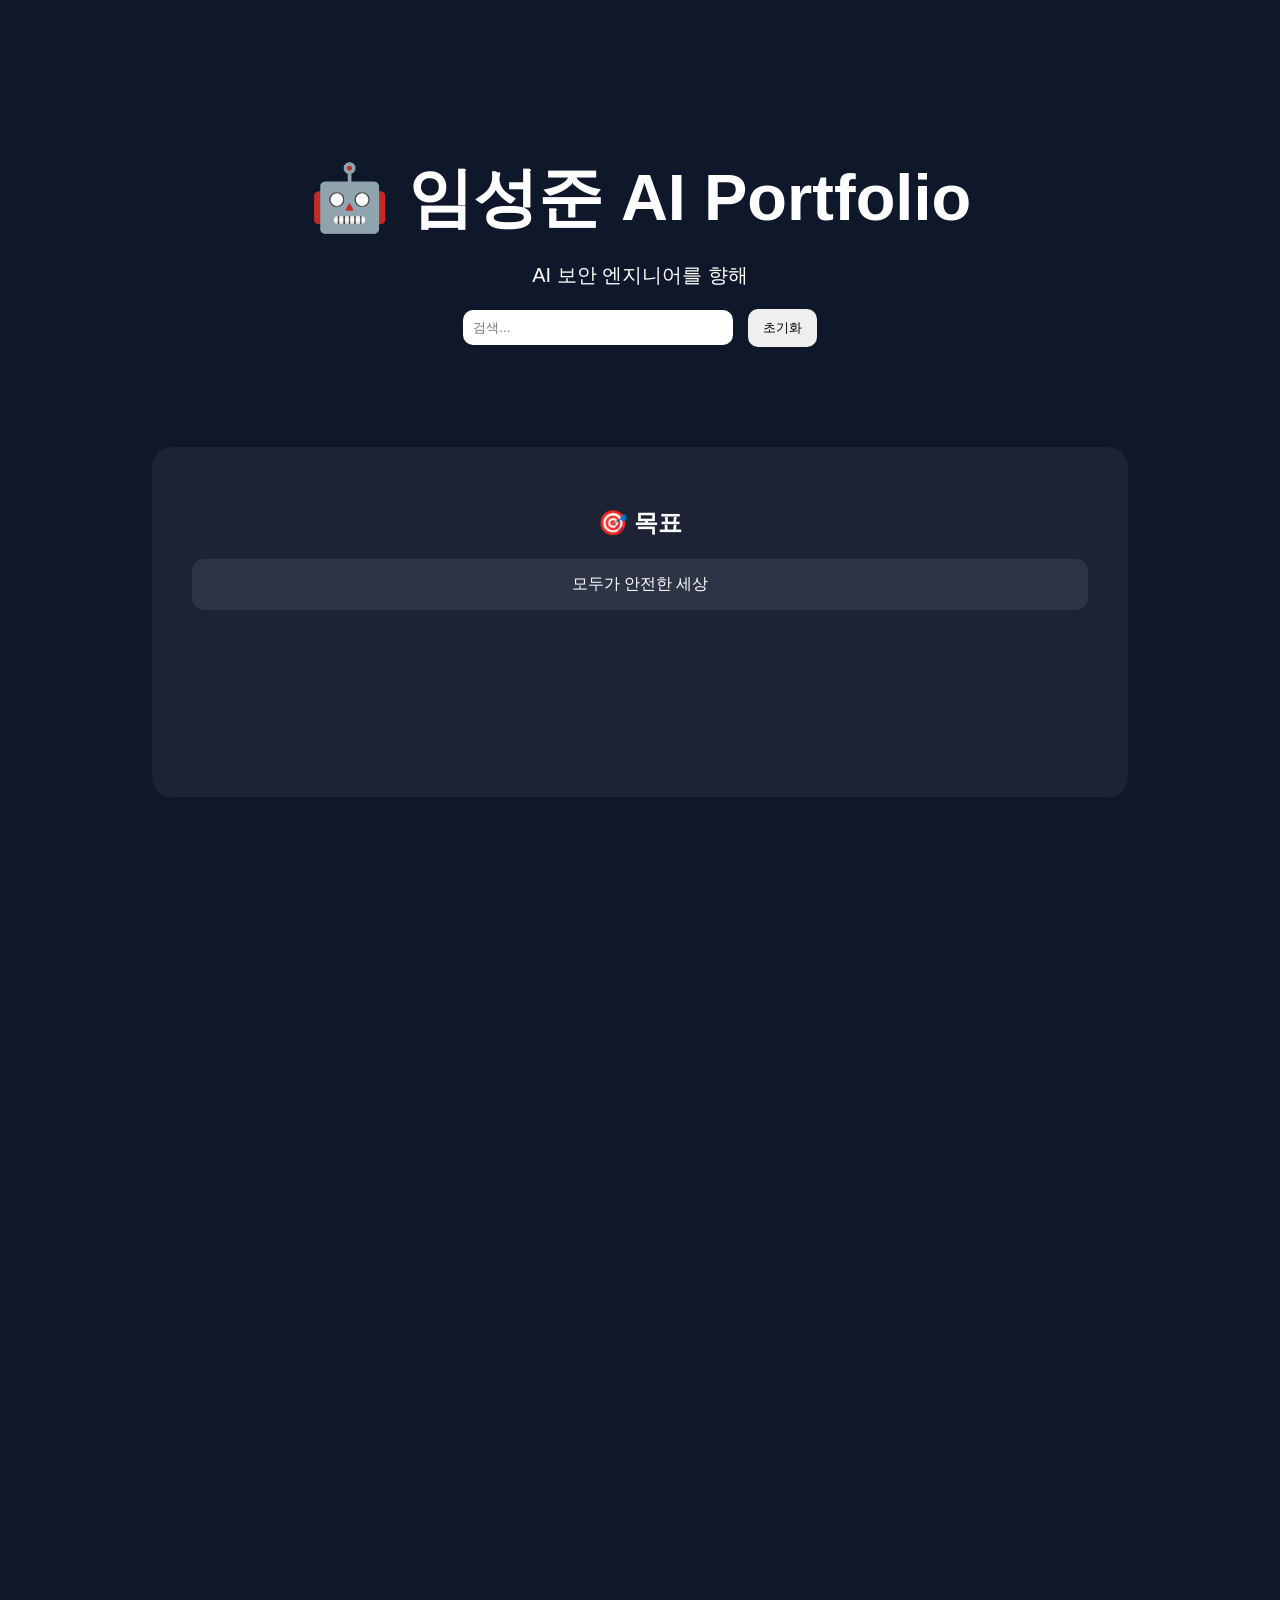
<file: index.html>
<!doctype html>
<html lang="ko">
  <head>
    <meta charset="UTF-8" />
    <meta name="viewport" content="width=device-width, initial-scale=1.0" />
    <title>AI Portfolio Home</title>
    <link rel="stylesheet" href="home.css" />
  </head>

  <body>
    <!-- HERO + 검색 -->
    <section class="hero">
      <h1>🤖 임성준 AI Portfolio</h1>
      <p>AI 보안 엔지니어를 향해</p>

      <div class="search-box">
        <input type="text" id="search" placeholder="검색..." />
        <button id="reset">초기화</button>
      </div>
    </section>

    <!-- ✅ 목표 -->
    <section class="section page">
      <div class="big-card">
        <h2>🎯 목표</h2>
        <div class="small-card">모두가 안전한 세상</div>
        <div class="small-card">AI 보안 엔지니어</div>
        <div class="small-card">JARVIS AI 제작</div>
      </div>
    </section>

    <!-- ✅ 기술 -->
    <section class="section page">
      <div class="big-card">
        <h2>🛠 기술</h2>
        <div class="small-card">Python</div>
        <div class="small-card">AI / 딥러닝</div>
        <div class="small-card">CAN 통신</div>
      </div>
    </section>

    <!-- ✅ 프로젝트 -->
    <section class="section page">
      <div class="big-card">
        <h2>📚 연구 / 프로젝트</h2>
        <a href="/vision.html" class="small-card link-card">👁️ 이미지 인식 </a>
        <a href="/sam.html" class="small-card link-card">📐 삼각함수 </a>

        <a
          href="https://lsjking911.tistory.com/"
          target="_blank"
          class="small-card link-card"
        >
          🔗 블로그 보기
        </a>
        <a
          href="https://github.com/lsjking"
          target="_blank"
          class="small-card link-card"
          >GitHub 주소
        </a>
      </div>
    </section>

    <button id="topBtn">↑</button>
    <script src="home.js"></script>
  </body>
</html>
</file>
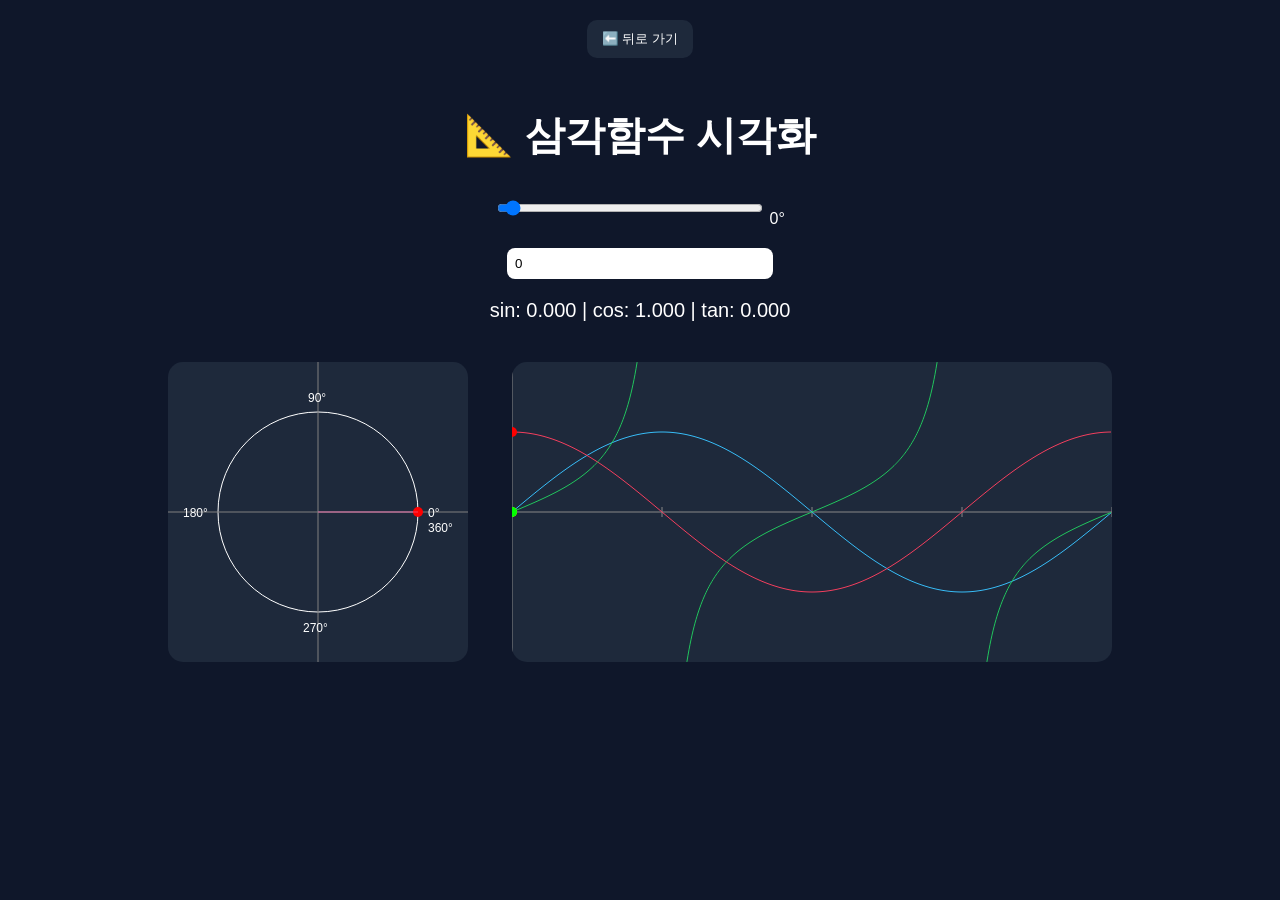
<file: sam.html>
<!doctype html>
<html lang="ko">
  <head>
    <meta charset="UTF-8" />
    <title>수 시각화</title>
    <link rel="stylesheet" href="sam.css" />
  </head>

  <body>
    <button class="back-btn" onclick="history.back()">⬅️ 뒤로 가기</button>
    <h1>📐 삼각함수 시각화</h1>

    <!-- 슬라이더 -->
    <div class="box">
      <input type="range" id="angle" min="0" max="360" value="0" />
      <span id="angleValue">0°</span>
    </div>

    <!-- 숫자 입력 -->
    <div class="box">
      <input
        type="number"
        id="angleInputBox"
        min="0"
        max="360"
        placeholder="각도 입력"
      />
    </div>

    <p id="result"></p>

    <!-- ✅ 단위원 -->
    <canvas id="circle" width="300" height="300"></canvas>

    <!-- ✅ 그래프 -->
    <canvas id="graph" width="600" height="300"></canvas>

    <script src="sam.js"></script>
  </body>
</html>
</file>
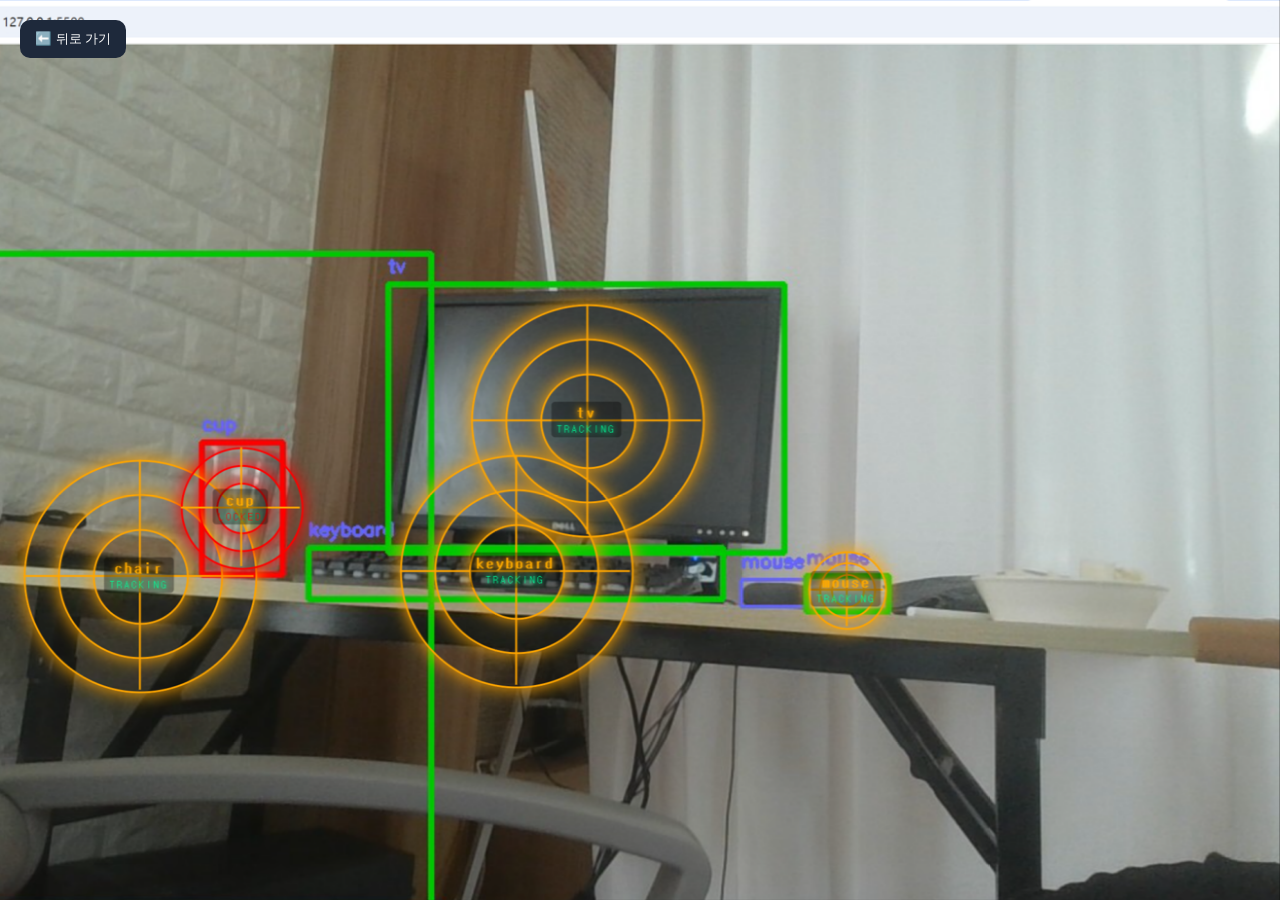
<file: vision.html>
<!doctype html>
<html lang="ko">
  <head>
    <meta charset="UTF-8" />
    <title>JARVIS</title>
    <link rel="stylesheet" href="vision.css" />
  </head>

  <body>
    <button class="back-btn" onclick="history.back()">⬅️ 뒤로 가기</button>
    <!-- ✅ 영상 -->
    <img id="video" />

    <!-- ✅  HUD 컨테이너 (여러 개 들어갈 자리) -->
    <div id="hud-container"></div>

    <script src="vision.js"></script>
  </body>
</html>
</file>
<file: home.css>
body {
  margin: 0;
  background: #0f172a;
  color: white;
  font-family: sans-serif;
  text-align: center;
}

.hero {
  padding-top: 100px; /* 위에서 살짝 내려오기 */
  text-align: center;
}
.hero h1 {
  font-size: 65px;
  margin-bottom: 10px;
}

.hero p {
  font-size: 20px;
}

/* 검색 */
.search-box {
  margin-top: 20px;
}

input {
  padding: 10px;
  width: 250px;
  border-radius: 10px;
  border: none;
}

button {
  padding: 10px 15px;
  margin-left: 10px;
  border-radius: 10px;
  border: none;
  cursor: pointer;
}

/* ✅ 기본 상태 (숨김 + 카드 디자인 포함) */
.big-card {
  width: 70%;
  margin: 100px auto;
  padding: 40px;
  border-radius: 20px;
  background: rgba(255, 255, 255, 0.05);

  opacity: 0;
  transform: translateY(40px);
  transition: all 0.6s ease;
}

.small-card {
  margin: 15px 0;
  padding: 15px;
  border-radius: 12px;
  background: rgba(255, 255, 255, 0.08);

  opacity: 0;
  transform: translateY(30px);
  transition: all 0.5s ease;
}

/* ✅ 스크롤 들어오면 등장 */
.big-card.show {
  opacity: 1;
  transform: translateY(0);
}

.small-card.show {
  opacity: 1;
  transform: translateY(0);
}

/* ✅ 링크 카드 */
.link-card {
  text-decoration: none;
  color: inherit;
  display: block;
}

/* ✅ hover 효과 */
.small-card:hover {
  transform: translateY(-5px);
  background: rgba(255, 255, 255, 0.12);
}

/* ✅ 검색 숨김 */
.hidden {
  display: none;
}

/* ✅ TOP 버튼 */
#topBtn {
  position: fixed;
  bottom: 30px;
  right: 30px;
  display: none;
  font-size: 20px;
  padding: 10px 15px;
  border-radius: 10px;
  background: #1e293b;
  color: white;
  border: none;
  cursor: pointer;
}

#topBtn:hover {
  background: #38bdf8;
  color: black;
}
</file>
<file: sam.css>
body {
  background: #0f172a;
  margin: 0;
  color: white;
  font-family: sans-serif;
  text-align: center;
}

h1 {
  margin-top: 30px;
  font-size: 40px;
}

.box {
  margin: 20px;
}

input {
  width: 250px;
  padding: 8px;
  border-radius: 8px;
  border: none;
}

#result {
  margin: 20px;
  font-size: 20px;
}

canvas {
  margin: 20px;
  background: #1e293b;
  border-radius: 15px;
}
.back-btn {
  margin: 20px;
  padding: 10px 15px;
  border-radius: 10px;
  border: none;
  background: #1e293b;
  color: white;
  cursor: pointer;
}

.back-btn:hover {
  background: #38bdf8;
  color: black;
}
</file>
<file: vision.css>
/* ✅ 화면 */
body {
  background: black;
  overflow: hidden;
  margin: 0;
}

/* ✅ 영상 */
#video {
  position: fixed;
  top: 0;
  left: 0;
  width: 100%;
  height: 100%;
  object-fit: cover;
}

/* ✅ HUD 컨테이너 */
#hud-container {
  position: absolute;
  top: 0;
  left: 0;
  width: 100%;
  height: 100%;
  pointer-events: none;
}

/* ✅ 개별 HUD */
.hud {
  position: absolute;
  transform: translate(-50%, -50%);
  pointer-events: none;
  z-index: 999;
  transition: transform 0.15s ease;
  will-change: transform;
}

/* ✅ 링 */
.ring {
  position: absolute;
  border-radius: 50%;
  border: 2px solid orange;
  box-shadow:
    0 0 25px orange,
    0 0 10px orange;
}

/* ✅ 링 크기 */
.big {
  width: 100%;
  height: 100%;
}

.mid {
  width: 70%;
  height: 70%;
  top: 15%;
  left: 15%;
}

.small {
  width: 40%;
  height: 40%;
  top: 30%;
  left: 30%;
}

/* ✅ 십자선 */
.cross::before,
.cross::after {
  content: '';
  position: absolute;
  background: orange;
}

.cross::before {
  width: 100%;
  height: 2px;
  top: 50%;
}

.cross::after {
  width: 2px;
  height: 100%;
  left: 50%;
}

/* ✅ ✅ ✅ 🔥 핵심: 텍스트 중앙 정렬 FIX */
.label {
  position: absolute;

  top: 50%;
  left: 50%;
  transform: translate(-50%, -50%);

  /* ✅ 🔥 중앙 정렬 핵심 */
  display: flex;
  flex-direction: column;
  align-items: center;
  justify-content: center;

  pointer-events: none;

  font-family: monospace;

  background: rgba(0, 0, 0, 0.35);
  padding: 3px 6px;
  border-radius: 4px;
}

/* ✅ 이름 */
.name {
  color: #ffaa00;
  font-size: 16px;
  font-weight: bold;
  letter-spacing: 2px;

  text-shadow:
    0 0 6px #ffaa00,
    0 0 12px #ffaa00;
}

/* ✅ 상태 */
.status {
  color: #00ff99;
  font-size: 11px;
  letter-spacing: 2px;

  margin-top: 2px;

  text-shadow:
    0 0 6px #00ff99,
    0 0 12px #00ff99;

  animation: blink 1s infinite;
}

/* ✅ 깜빡임 */
@keyframes blink {
  0% {
    opacity: 1;
  }
  50% {
    opacity: 0.3;
  }
  100% {
    opacity: 1;
  }
}
/* ✅ 🔴 LOCKED 상태 */
.hud.locked .ring {
  border-color: red;
  box-shadow:
    0 0 30px red,
    0 0 15px red;
}

.hud.locked .cross::before,
.hud.locked .cross::after {
  background: red;
}

/* ✅ LOCKED일 때 살짝 커짐 */
.hud.locked {
  transform: translate(-50%, -50%) scale(1.1);
}
.back-btn {
  position: fixed; /* 🔥 핵심 */
  top: 20px;
  left: 20px;
  z-index: 9999; /* 🔥 핵심 */

  padding: 10px 15px;
  border-radius: 10px;
  border: none;
  background: #1e293b;
  color: white;
  cursor: pointer;
}
.back-btn:hover {
  background: #38bdf8;
  color: black;
}
</file>
